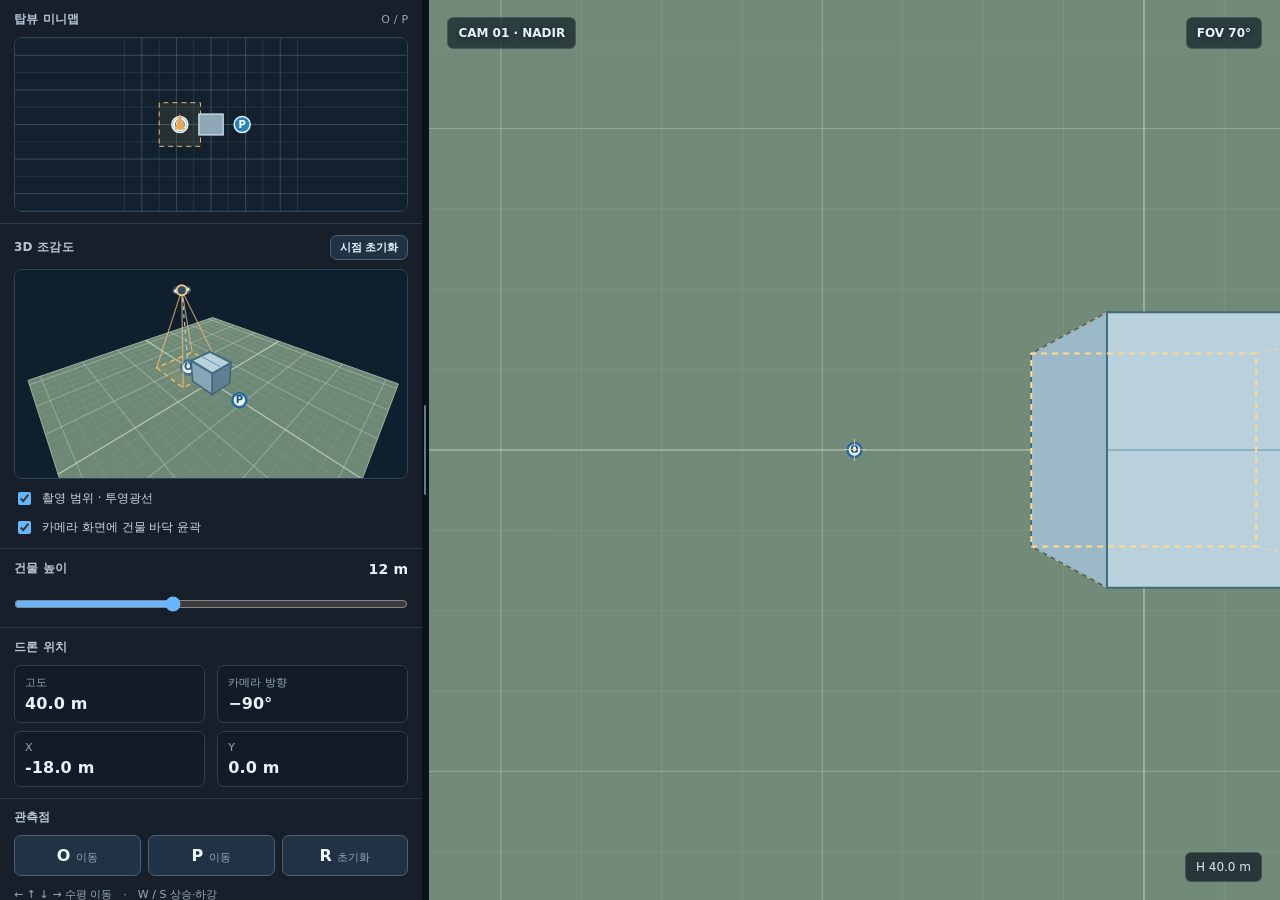
<file: drone-projection/index.html>
<!doctype html><html lang="ko"><head><meta charset="utf-8"><meta name="viewport" content="width=device-width,initial-scale=1"><title>드론 중심투영 시뮬레이터</title><style>
:root{color-scheme:dark;--bg:#0d131b;--panel:#171f2a;--line:#2b3949;--ink:#e9f1f9;--muted:#93a5b7;--blue:#65b8ff;--amber:#f2bd67}*{box-sizing:border-box}html,body{height:100%;margin:0;font-family:system-ui,-apple-system,'Pretendard','Noto Sans KR',sans-serif;background:var(--bg);color:var(--ink);overflow:hidden}button,input{font:inherit}#app{height:100%;display:flex;min-width:640px}aside{width:33%;min-width:235px;max-width:56%;display:flex;flex-direction:column;background:var(--panel);overflow:auto;scrollbar-width:thin}#split{width:7px;background:#0c1219;cursor:col-resize;flex:none;position:relative}#split:after{content:'';position:absolute;top:45%;height:10%;width:2px;left:2px;background:#66798b;border-radius:3px}main{flex:1;position:relative;min-width:260px;overflow:hidden}canvas{display:block;width:100%;height:100%;touch-action:none}section{padding:11px 14px;border-bottom:1px solid var(--line)}.head{display:flex;align-items:center;justify-content:space-between;margin-bottom:9px;font-size:12px;color:#b8c7d6;font-weight:650;letter-spacing:.02em}.mini{height:175px;border:1px solid #334355;border-radius:8px;overflow:hidden;background:#101d27}.orbit{height:210px;border:1px solid #334355;border-radius:8px;overflow:hidden;background:#0d1923;cursor:grab}.orbit:active{cursor:grabbing}.row{display:flex;align-items:center;justify-content:space-between;gap:10px}.range{width:100%;accent-color:var(--blue);margin:10px 0 4px}.value{font-size:14px;color:var(--ink);font-weight:650;font-variant-numeric:tabular-nums}.stats{display:grid;grid-template-columns:1fr 1fr;gap:8px 12px}.stat{border:1px solid #304051;border-radius:7px;padding:9px 10px;background:#121b26}.label{color:var(--muted);font-size:11px;margin-bottom:4px}.num{font-size:16px;letter-spacing:.01em;font-weight:600;font-variant-numeric:tabular-nums}.actions{display:grid;grid-template-columns:1fr 1fr 1fr;gap:7px}.btn{cursor:pointer;padding:10px 4px;background:#223245;color:#eff7ff;border:1px solid #49617a;border-radius:7px;font-weight:700}.btn:hover{background:#30445a}.btn:active{background:#41607e}.sub{font-size:11px;color:var(--muted);font-weight:500}.checkline{display:flex;gap:8px;align-items:center;color:#c7d5e2;font-size:12px;margin-top:10px}.checkline input{accent-color:var(--blue)}#hud{position:absolute;left:18px;top:17px;right:18px;display:flex;justify-content:space-between;pointer-events:none;font-size:12px;font-weight:650;color:#e7f2fc;text-shadow:0 1px 5px #16222e}#hud span{background:#0d1822aa;padding:8px 10px;border:1px solid #ffffff22;border-radius:6px}.cross{position:absolute;left:50%;top:50%;width:22px;height:22px;transform:translate(-50%,-50%);pointer-events:none}.cross:before,.cross:after{content:"";position:absolute;background:#ffd39eaa}.cross:before{width:1px;height:22px;left:10px}.cross:after{height:1px;width:22px;top:10px}#bottom{position:absolute;bottom:18px;right:18px;color:#dce9f4;background:#0d1822bb;border:1px solid #ffffff22;border-radius:6px;padding:7px 10px;font-size:12px;pointer-events:none}#cam{background:#718f7c}.foot{padding-top:10px;padding-bottom:12px}.tiny{font-size:11px;color:#96aabc;line-height:1.7}.mono{font-variant-numeric:tabular-nums} @media(max-width:720px){aside{min-width:215px}section{padding:9px}.mini{height:145px}.orbit{height:160px}}
</style></head><body><div id="app"><aside id="panel"><section><div class="head">탑뷰 미니맵 <span class="sub">O / P</span></div><div class="mini"><canvas id="map"></canvas></div></section><section><div class="head">3D 조감도 <button class="btn" id="resetOrbit" style="padding:4px 9px;font-size:11px">시점 초기화</button></div><div class="orbit" id="orbitHost"><canvas id="orbit"></canvas></div><label class="checkline"><input type="checkbox" id="showFrustum" checked>촬영 범위 · 투영광선</label><label class="checkline"><input type="checkbox" id="showFootprint" checked>카메라 화면에 건물 바닥 윤곽</label></section><section><div class="head"><label for="height">건물 높이</label><span class="value"><span id="heightText">12</span> m</span></div><input class="range" id="height" type="range" min="0" max="30" value="12" step="1"></section><section><div class="head">드론 위치</div><div class="stats"><div class="stat"><div class="label">고도</div><div class="num"><span id="zText">40.0</span> m</div></div><div class="stat"><div class="label">카메라 방향</div><div class="num">−90°</div></div><div class="stat"><div class="label">X</div><div class="num"><span id="xText">−18.0</span> m</div></div><div class="stat"><div class="label">Y</div><div class="num"><span id="yText">0.0</span> m</div></div></div></section><section class="foot"><div class="head">관측점</div><div class="actions"><button class="btn" id="goO">O <span class="sub">이동</span></button><button class="btn" id="goP">P <span class="sub">이동</span></button><button class="btn" id="reset">R <span class="sub">초기화</span></button></div><div class="tiny" style="margin-top:10px">← ↑ ↓ → 수평 이동　·　W / S 상승·하강<br>O / P 관측점 이동　·　R 초기화</div></section></aside><div id="split" title="대시보드 너비 조절"></div><main id="main"><canvas id="cam"></canvas><div id="hud"><span>CAM 01 · NADIR</span><span>FOV 70°</span></div><div class="cross"></div><div id="bottom" class="mono">H <span id="camZ">40.0</span> m</div></main></div>
<script>
(()=>{'use strict';
const $=id=>document.getElementById(id), panel=$('panel'),main=$('main');
const canvases={map:$('map'),orbit:$('orbit'),cam:$('cam')};const ctx=Object.fromEntries(Object.entries(canvases).map(([k,c])=>[k,c.getContext('2d')]));
const state={x:-18,y:0,z:40,h:12,fov:70,ox:0,oy:0,orbitYaw:-.77,orbitPitch:.61,orbitDist:91,frustum:true,footprint:true};
const PTS={O:{x:-18,y:0,z:40},P:{x:18,y:0,z:40}};const keys=new Set();let last=0,dirty=true;
function resize(){for(let k in canvases){const c=canvases[k],r=c.getBoundingClientRect(),d=Math.min(devicePixelRatio||1,2);const w=Math.max(1,Math.round(r.width*d)),h=Math.max(1,Math.round(r.height*d));if(c.width!==w||c.height!==h){c.width=w;c.height=h;}ctx[k].setTransform(d,0,0,d,0,0);}dirty=true;}
const V=(x,y,z)=>({x,y,z}),sub=(a,b)=>V(a.x-b.x,a.y-b.y,a.z-b.z),dot=(a,b)=>a.x*b.x+a.y*b.y+a.z*b.z,cross=(a,b)=>V(a.y*b.z-a.z*b.y,a.z*b.x-a.x*b.z,a.x*b.y-a.y*b.x),norm=a=>{let d=Math.hypot(a.x,a.y,a.z)||1;return V(a.x/d,a.y/d,a.z/d)},add=(a,b)=>V(a.x+b.x,a.y+b.y,a.z+b.z),mul=(a,t)=>V(a.x*t,a.y*t,a.z*t);
function observer(){let {orbitYaw:y,orbitPitch:p,orbitDist:d}=state,target=V(0,0,5);let eye=V(d*Math.cos(p)*Math.cos(y),d*Math.cos(p)*Math.sin(y),d*Math.sin(p)+7);let f=norm(sub(target,eye)),right=norm(cross(f,V(0,0,1))),up=norm(cross(right,f));return {eye,f,right,up};}
function makeProj(which,w,h){if(which==='cam'){let cx=state.x,cy=state.y,H=state.z;let focal=h/(2*Math.tan(state.fov*Math.PI/360));return p=>{let depth=H-p.z;if(depth<=.15)return null;return {x:w/2+(p.x-cx)*focal/depth,y:h/2-(p.y-cy)*focal/depth,depth};};}let o=observer(),focal=h/(2*Math.tan(57*Math.PI/360));return p=>{let d=sub(p,o.eye),dep=dot(d,o.f);if(dep<=.15)return null;return{x:w/2+dot(d,o.right)*focal/dep,y:h/2-dot(d,o.up)*focal/dep,depth:dep};};}
function line(g,proj,pts,color,width=1,dash=[]){let p=pts.map(proj);if(p.some(v=>!v))return;g.strokeStyle=color;g.lineWidth=width;g.setLineDash(dash);g.beginPath();p.forEach((q,i)=>i?g.lineTo(q.x,q.y):g.moveTo(q.x,q.y));g.stroke();g.setLineDash([]);}
function poly(g,proj,pts,fill,stroke=null,width=1,dash=[]){let p=pts.map(proj);if(p.some(v=>!v))return;g.beginPath();p.forEach((q,i)=>i?g.lineTo(q.x,q.y):g.moveTo(q.x,q.y));g.closePath();if(fill){g.fillStyle=fill;g.fill();}if(stroke){g.strokeStyle=stroke;g.lineWidth=width;g.setLineDash(dash);g.stroke();g.setLineDash([]);}}
function boxGeom(x0,y0,x1,y1,H){let b=[V(x0,y0,0),V(x1,y0,0),V(x1,y1,0),V(x0,y1,0)],t=b.map(q=>V(q.x,q.y,H));return{b,t};}
const building=()=>boxGeom(-7,-6,7,6,state.h);
function drawGround(g,proj,which){if(which==='cam'){g.fillStyle='#718b78';g.fillRect(0,0,g.canvas.clientWidth,g.canvas.clientHeight);}else{g.fillStyle='#101f2d';g.fillRect(0,0,g.canvas.clientWidth,g.canvas.clientHeight);poly(g,proj,[V(-65,-65,0),V(65,-65,0),V(65,65,0),V(-65,65,0)],'#6d8875','#9bb2a1');}
 for(let n=-60;n<=60;n+=5){let major=n%20===0;line(g,proj,[V(n,-65,.02),V(n,65,.02)],major?'#d3dfd055':'#d5dfd024',major?1.2:.7);line(g,proj,[V(-65,n,.02),V(65,n,.02)],major?'#d3dfd055':'#d5dfd024',major?1.2:.7);}line(g,proj,[V(-65,0,.05),V(65,0,.05)],'#d7e6d187',1.1);line(g,proj,[V(0,-65,.05),V(0,65,.05)],'#d7e6d187',1.1);
 for(const [name,p] of Object.entries(PTS)){let q=proj(V(p.x,p.y,.08));if(!q)continue;g.fillStyle='#eaf4ff';g.strokeStyle='#276d9b';g.lineWidth=2.5;g.beginPath();g.arc(q.x,q.y,7,0,Math.PI*2);g.fill();g.stroke();g.fillStyle='#134e76';g.font='bold 10px system-ui';g.textAlign='center';g.textBaseline='middle';g.fillText(name,q.x,q.y+.4);}}
function drawBuilding(g,proj,which){let {b,t}=building();if(state.h<.05){poly(g,proj,b,'#83acb8','#395d6e',2);return;}
 let faces=[{v:[b[0],b[1],t[1],t[0]],c:'#86a5b7'},{v:[b[1],b[2],t[2],t[1]],c:'#607e93'},{v:[b[2],b[3],t[3],t[2]],c:'#7694a6'},{v:[b[3],b[0],t[0],t[3]],c:'#9bb9c7'}];
 // Draw only outward-facing walls, in correct depth order.
 let eye=which==='cam'?V(state.x,state.y,state.z):observer().eye;
 let normals=[V(0,-1,0),V(1,0,0),V(0,1,0),V(-1,0,0)];
 faces=faces.filter((f,i)=>dot(normals[i],sub(eye,f.v[0]))>0);
 faces.sort((a,b)=>{const dist=f=>f.v.reduce((s,v)=>s+Math.hypot(v.x-eye.x,v.y-eye.y,v.z-eye.z),0)/4;return dist(b)-dist(a)});
 for(let f of faces)poly(g,proj,f.v,f.c,'#416276',1.4);
 poly(g,proj,t,'#b9d1dc','#436b80',2);
 // roof seams
 let a=V(-7,0,state.h+.025),z=V(7,0,state.h+.025);line(g,proj,[a,z],'#6b95a9',1);
 if(which==='cam'&&state.footprint){poly(g,proj,b,null,'#ffda8b',2,[6,5]);for(let i=0;i<4;i++)line(g,proj,[b[i],t[i]],'#ffd58fbb',1.5,[4,5]);}}
function drawDrone(g,proj){let p=V(state.x,state.y,state.z);let arms=[[V(-2,0,0),V(2,0,0)],[V(0,-2,0),V(0,2,0)]];for(let [a,b]of arms)line(g,proj,[add(p,a),add(p,b)],'#263d52',4);for(let [dx,dy] of [[-2,0],[2,0],[0,-2],[0,2]]){let q=proj(add(p,V(dx,dy,0)));if(q){g.beginPath();g.ellipse(q.x,q.y,5,3,0,0,Math.PI*2);g.fillStyle='#e3eef5';g.fill();g.strokeStyle='#324d62';g.lineWidth=1.8;g.stroke();}}
 let q=proj(p);if(q){g.beginPath();g.arc(q.x,q.y,5,0,Math.PI*2);g.fillStyle='#2b4d68';g.fill();g.strokeStyle='#f4c479';g.lineWidth=2;g.stroke();}}
function footprint(){let h=state.z,ang=state.fov*Math.PI/360,halfY=h*Math.tan(ang/2),aspect=canvases.cam.clientWidth/Math.max(1,canvases.cam.clientHeight),halfX=halfY*aspect;return[V(state.x-halfX,state.y-halfY,0),V(state.x+halfX,state.y-halfY,0),V(state.x+halfX,state.y+halfY,0),V(state.x-halfX,state.y+halfY,0)];}
function drawOrbit(){let c=canvases.orbit,g=ctx.orbit,w=c.clientWidth,h=c.clientHeight;g.clearRect(0,0,w,h);let proj=makeProj('orbit',w,h);drawGround(g,proj,'orbit');let pts=footprint(),camera=V(state.x,state.y,state.z);if(state.frustum){poly(g,proj,pts,'#ebbf6e18','#e9b96a',1.5,[5,4]);for(let p of pts)line(g,proj,[camera,p],'#f0be76ba',1.2);line(g,proj,[camera,V(state.x,state.y,0)],'#8ed9ff',1.2,[4,4]);}drawBuilding(g,proj,'orbit');drawDrone(g,proj);}
function drawCamera(){let c=canvases.cam,g=ctx.cam,w=c.clientWidth,h=c.clientHeight;g.clearRect(0,0,w,h);let proj=makeProj('cam',w,h);drawGround(g,proj,'cam');drawBuilding(g,proj,'cam');}
function drawMap(){let c=canvases.map,g=ctx.map,w=c.clientWidth,h=c.clientHeight;g.clearRect(0,0,w,h);g.fillStyle='#12212d';g.fillRect(0,0,w,h);let s=Math.min(w/110,h/100),X=x=>w/2+x*s,Y=y=>h/2-y*s;
for(let n=-50;n<=50;n+=10){g.strokeStyle=n%20===0?'#66809470':'#5a708040';g.lineWidth=1;g.beginPath();g.moveTo(X(n),0);g.lineTo(X(n),h);g.moveTo(0,Y(n));g.lineTo(w,Y(n));g.stroke();}
// Camera ground footprint
const foot=footprint();g.fillStyle='#e2b46819';g.strokeStyle='#e6b86c';g.lineWidth=1;g.setLineDash([5,4]);g.beginPath();foot.forEach((p,i)=>i?g.lineTo(X(p.x),Y(p.y)):g.moveTo(X(p.x),Y(p.y)));g.closePath();g.fill();g.stroke();g.setLineDash([]);
g.fillStyle='#8fa8b8';g.strokeStyle='#c1d6e2';g.lineWidth=1.5;g.fillRect(X(-7),Y(6),14*s,12*s);g.strokeRect(X(-7),Y(6),14*s,12*s);
for(let [name,p]of Object.entries(PTS)){let x=X(p.x),y=Y(p.y);g.fillStyle='#2b82ba';g.strokeStyle='#e8f7ff';g.lineWidth=1.5;g.beginPath();g.arc(x,y,8,0,Math.PI*2);g.fill();g.stroke();g.font='bold 10px system-ui';g.textAlign='center';g.textBaseline='middle';g.fillStyle='white';g.fillText(name,x,y+.5);}
let x=X(state.x),y=Y(state.y);g.strokeStyle='#fff5d9';g.lineWidth=2;g.beginPath();g.arc(x,y,6,0,Math.PI*2);g.stroke();g.fillStyle='#f3a74a';g.beginPath();g.moveTo(x,y-11);g.lineTo(x-5,y+5);g.lineTo(x+5,y+5);g.closePath();g.fill();}
function ui(){ $('xText').textContent=state.x.toFixed(1);$('yText').textContent=state.y.toFixed(1);$('zText').textContent=state.z.toFixed(1);$('camZ').textContent=state.z.toFixed(1);$('heightText').textContent=state.h.toFixed(0);}
function render(){resize();drawMap();drawOrbit();drawCamera();ui();dirty=false;}
function jump(k){Object.assign(state,PTS[k]);dirty=true;}
$('goO').onclick=()=>jump('O');$('goP').onclick=()=>jump('P');$('reset').onclick=()=>{Object.assign(state,{...PTS.O,h:12});$('height').value=12;dirty=true;};$('height').oninput=e=>{state.h=Number(e.target.value);state.z=Math.max(state.z,state.h+4);dirty=true;};$('showFrustum').onchange=e=>{state.frustum=e.target.checked;dirty=true;};$('showFootprint').onchange=e=>{state.footprint=e.target.checked;dirty=true;};$('resetOrbit').onclick=()=>{Object.assign(state,{orbitYaw:-.77,orbitPitch:.61,orbitDist:91});dirty=true;};
const moveKeys=new Set(['ArrowLeft','ArrowRight','ArrowUp','ArrowDown','w','W','s','S']);
window.addEventListener('keydown',e=>{if(e.target instanceof HTMLInputElement)return;if(moveKeys.has(e.key)){e.preventDefault();keys.add(e.key.toLowerCase());}else if(!e.repeat){if(e.key.toLowerCase()==='o')jump('O');if(e.key.toLowerCase()==='p')jump('P');if(e.key.toLowerCase()==='r')$('reset').click();}});window.addEventListener('keyup',e=>keys.delete(e.key.toLowerCase()));window.addEventListener('blur',()=>keys.clear());
const orbitHost=$('orbitHost');let drag=null;orbitHost.addEventListener('pointerdown',e=>{drag={x:e.clientX,y:e.clientY,button:e.button};orbitHost.setPointerCapture(e.pointerId);});orbitHost.addEventListener('pointermove',e=>{if(!drag)return;let dx=e.clientX-drag.x,dy=e.clientY-drag.y;drag.x=e.clientX;drag.y=e.clientY;if(drag.button===0){state.orbitYaw-=dx*.009;state.orbitPitch=Math.max(.12,Math.min(1.46,state.orbitPitch+dy*.007));}else{state.orbitYaw-=dx*.004;state.orbitPitch=Math.max(.12,Math.min(1.46,state.orbitPitch+dy*.003));}dirty=true;});orbitHost.addEventListener('pointerup',()=>drag=null);orbitHost.addEventListener('pointercancel',()=>drag=null);orbitHost.addEventListener('contextmenu',e=>e.preventDefault());orbitHost.addEventListener('wheel',e=>{e.preventDefault();state.orbitDist=Math.max(28,Math.min(190,state.orbitDist*Math.exp(e.deltaY*.001)));dirty=true;},{passive:false});
let splitDrag=false;$('split').addEventListener('pointerdown',e=>{splitDrag=true;$('split').setPointerCapture(e.pointerId);});$('split').addEventListener('pointermove',e=>{if(!splitDrag)return;let left=Math.max(235,Math.min(window.innerWidth*.56,e.clientX));panel.style.width=left+'px';dirty=true;});$('split').addEventListener('pointerup',()=>splitDrag=false);$('split').addEventListener('pointercancel',()=>splitDrag=false);
function frame(t){let dt=Math.min(.05,(t-last)/1000||0);last=t;let dx=(keys.has('arrowright')?1:0)-(keys.has('arrowleft')?1:0),dy=(keys.has('arrowup')?1:0)-(keys.has('arrowdown')?1:0),dz=(keys.has('w')?1:0)-(keys.has('s')?1:0);if(dx||dy||dz){let length=Math.hypot(dx,dy)||1;state.x=Math.max(-52,Math.min(52,state.x+dx/length*11*dt));state.y=Math.max(-52,Math.min(52,state.y+dy/length*11*dt));state.z=Math.max(state.h+4,Math.min(95,state.z+dz*9*dt));dirty=true;}if(dirty)render();requestAnimationFrame(frame);}window.addEventListener('resize',()=>dirty=true);new ResizeObserver(()=>dirty=true).observe(main);new ResizeObserver(()=>dirty=true).observe(panel);requestAnimationFrame(frame);
})();
</script></body></html>
</file>
